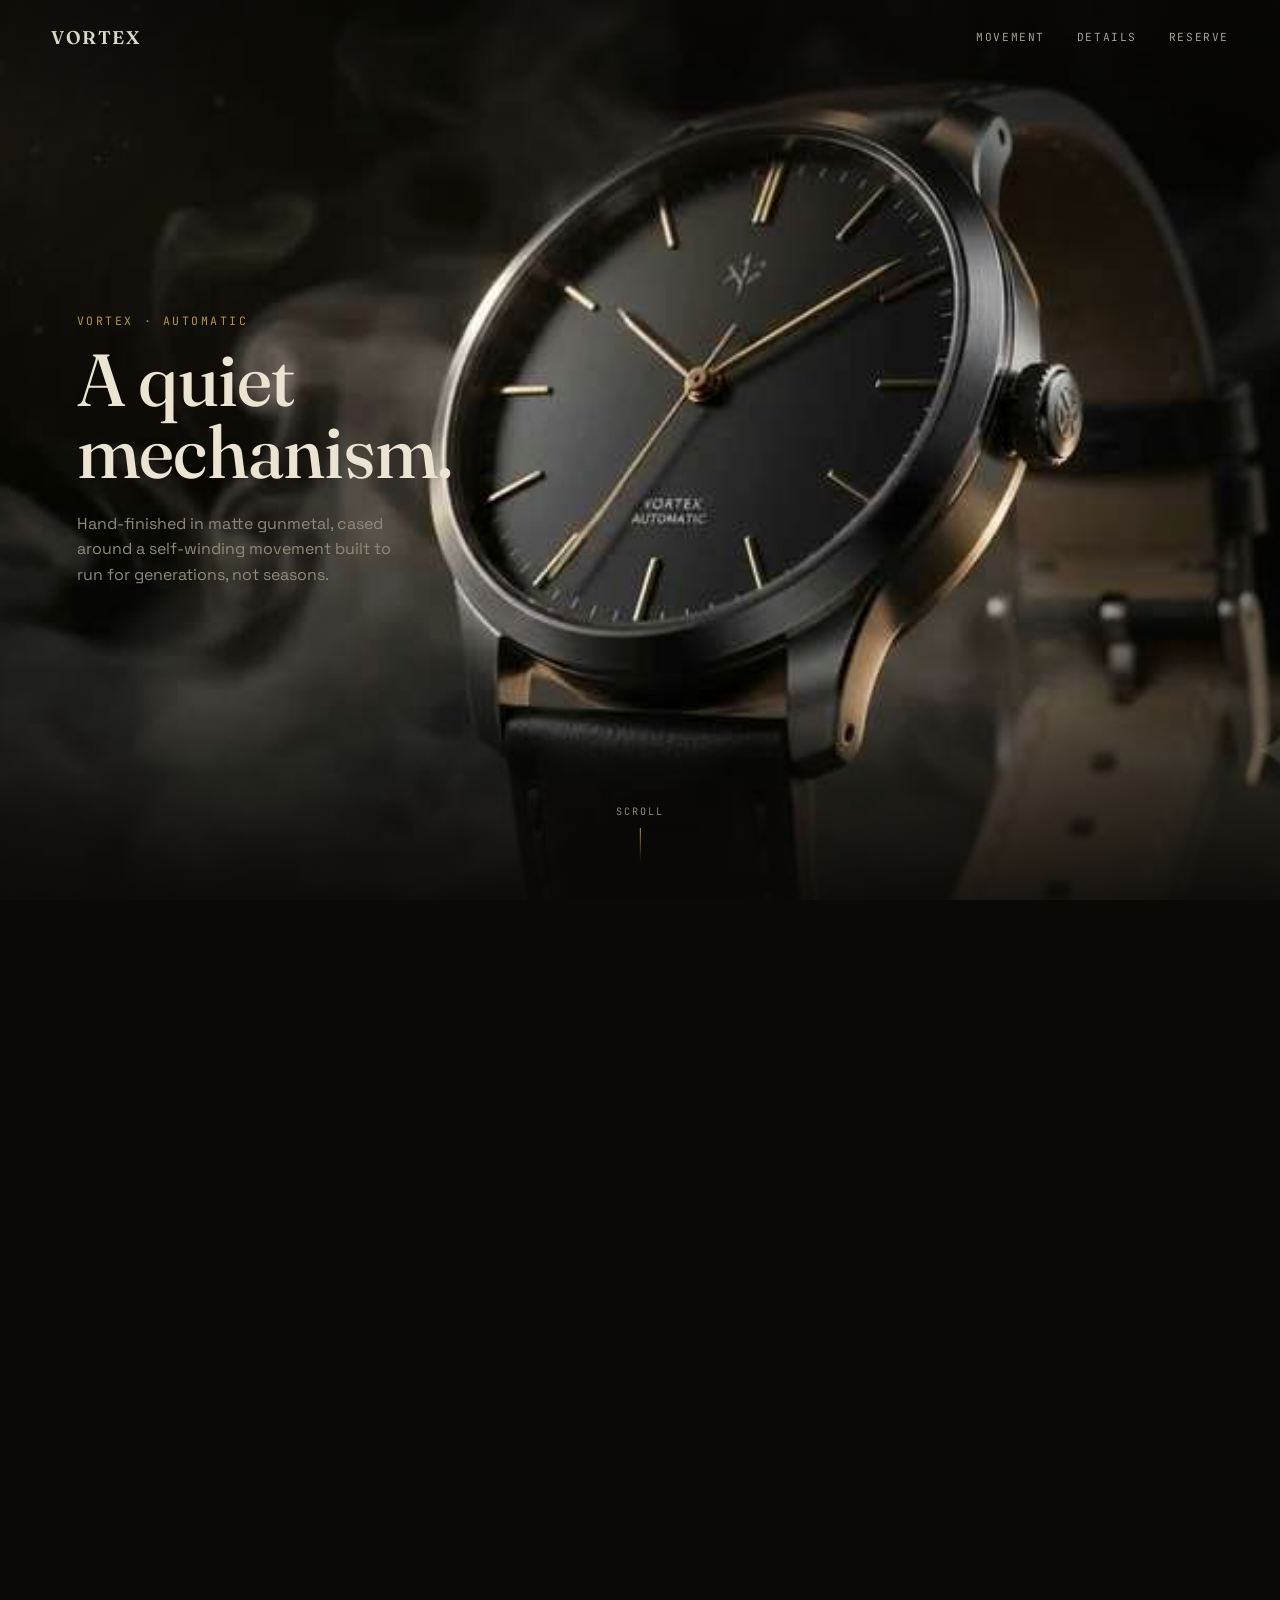
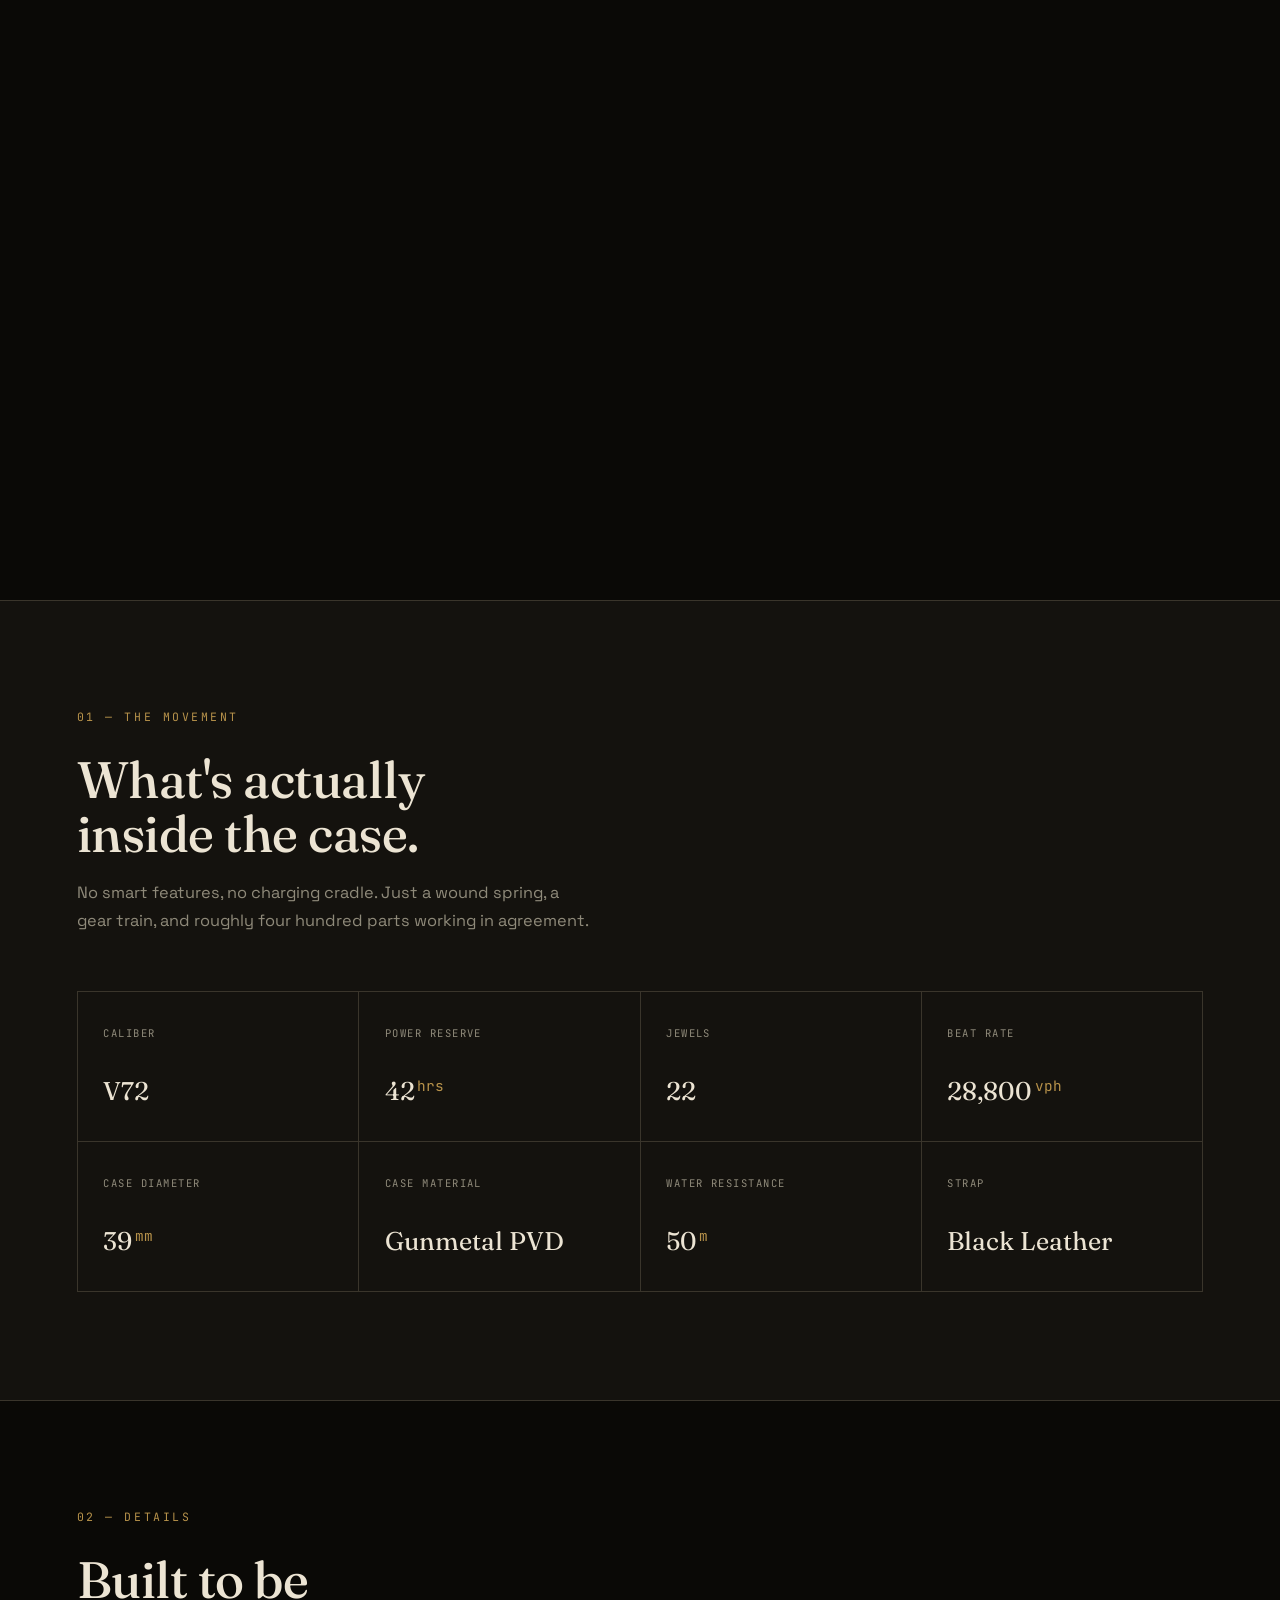
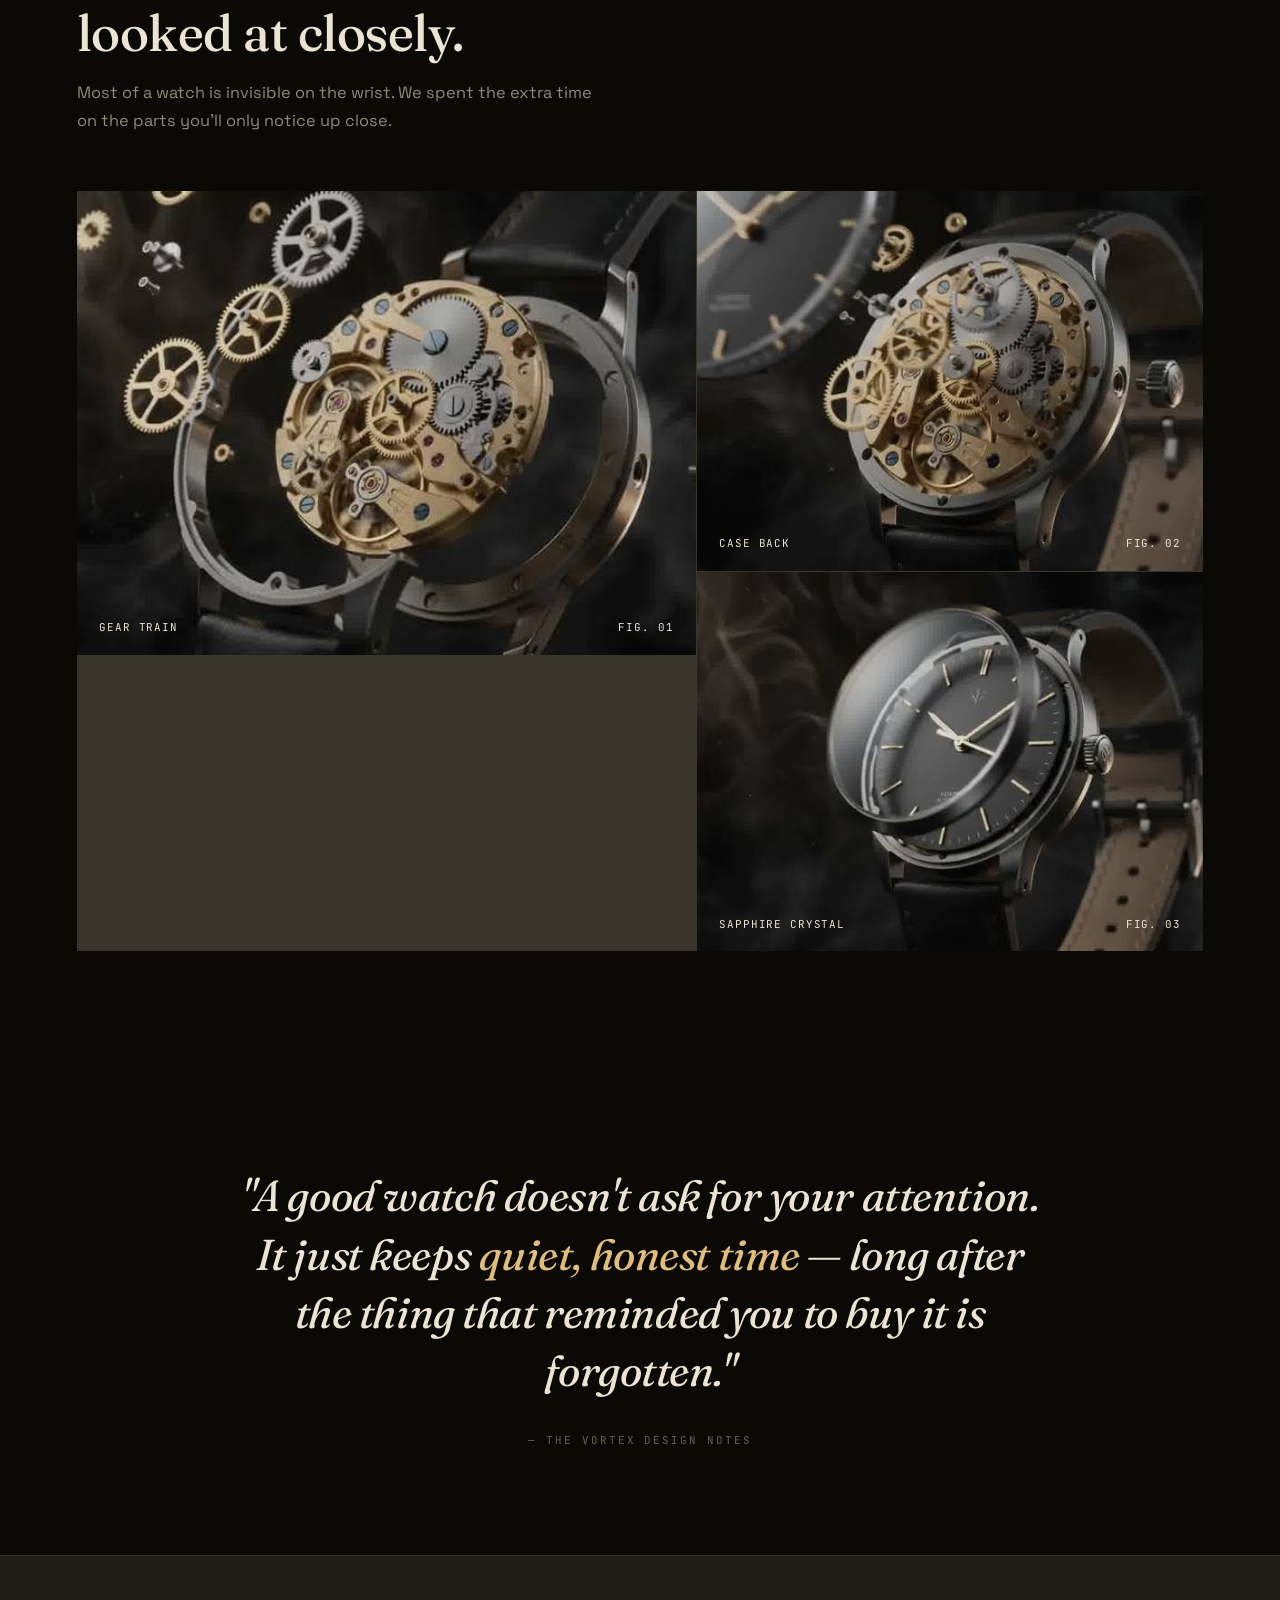
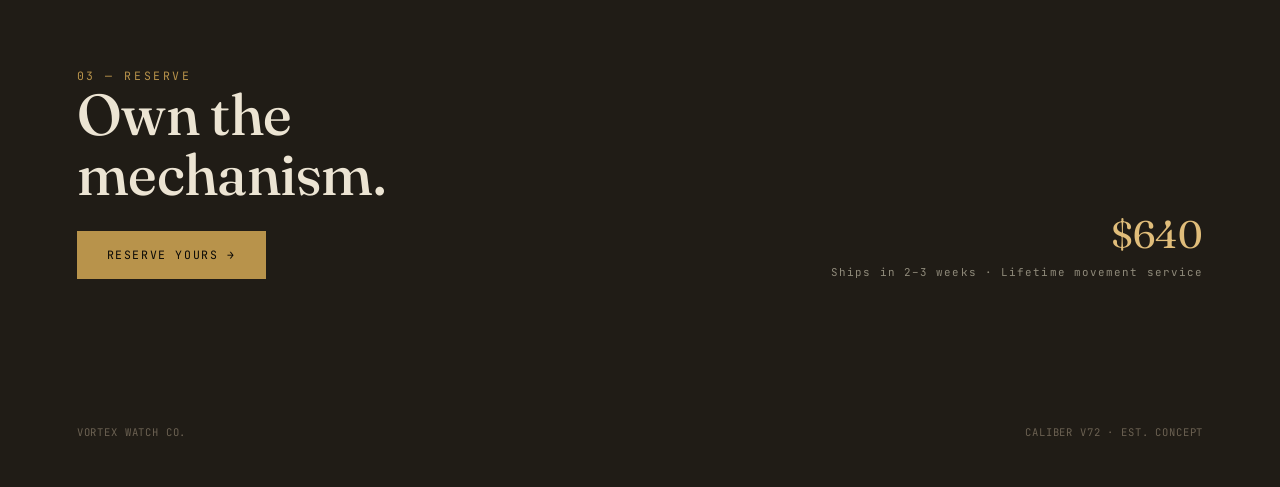
<file: index.html>
<!DOCTYPE html>
<html lang="en">
<head>
<meta charset="UTF-8">
<meta name="viewport" content="width=device-width, initial-scale=1.0">
<title>VORTEX — Automatic</title>
<link rel="preconnect" href="https://fonts.googleapis.com">
<link rel="preconnect" href="https://fonts.gstatic.com" crossorigin>
<link href="https://fonts.googleapis.com/css2?family=Fraunces:ital,opsz,wght@0,9..144,340;0,9..144,480;0,9..144,600;1,9..144,420&family=Space+Grotesk:wght@400;500;600&family=JetBrains+Mono:wght@400;500&display=swap" rel="stylesheet">
<link rel="stylesheet" href="style.css">
</head>
<body>

<nav class="nav">
  <div class="nav-mark">VORTEX</div>
  <ul class="nav-links">
    <li>Movement</li>
    <li>Details</li>
    <li>Reserve</li>
  </ul>
</nav>

<!-- BEZEL SCROLL PROGRESS (signature element) -->
<div class="bezel" id="bezel">
  <svg viewBox="0 0 100 100" id="bezelSvg"></svg>
  <div class="bezel-label" id="bezelLabel">00</div>
</div>

<!-- SCRUB HERO -->
<div class="scrub-track" id="scrubTrack">
  <div class="scrub-stage">
    <canvas id="scrubCanvas"></canvas>
    <div class="scrub-vignette"></div>

    <div class="hero-copy" id="copy1" style="opacity:1;">
      <span class="eyebrow">Vortex · Automatic</span>
      <h1 class="display">A quiet<br>mechanism.</h1>
      <p>Hand-finished in matte gunmetal, cased around a self-winding movement built to run for generations, not seasons.</p>
    </div>

    <div class="hero-copy right" id="copy2" style="opacity:0;">
      <span class="eyebrow">Caliber V72</span>
      <h1 class="display">Every gear,<br>on purpose.</h1>
      <p>Twenty-two jewels. A gold-toned bridge train, visible through the case back — nothing hidden, nothing decorative.</p>
    </div>

    <div class="hero-copy" id="copy3" style="opacity:0;">
      <span class="eyebrow">Sapphire Crystal</span>
      <h1 class="display">Time,<br>uninterrupted.</h1>
      <p>Domed and anti-reflective, so the only thing between you and the dial is a little air.</p>
    </div>

    <div class="hero-copy right" id="copy4" style="opacity:0;">
      <span class="eyebrow">Vortex Automatic</span>
      <h1 class="display display" style="font-style:italic;">Time, blurred<br>into motion.</h1>
      <p>Wind it once. Wear it for the next thirty years.</p>
    </div>

    <div class="scroll-cue" id="scrollCue">
      <span>Scroll</span>
      <div class="line"></div>
    </div>
  </div>
</div>

<!-- MOVEMENT / SPECS -->
<section class="movement">
  <div class="section-head reveal">
    <span class="eyebrow">01 — The Movement</span>
    <h2 class="display">What's actually<br>inside the case.</h2>
    <p class="lede">No smart features, no charging cradle. Just a wound spring, a gear train, and roughly four hundred parts working in agreement.</p>
  </div>

  <div class="spec-grid reveal">
    <div class="spec-cell">
      <span class="k">Caliber</span>
      <span class="v">V72</span>
    </div>
    <div class="spec-cell">
      <span class="k">Power Reserve</span>
      <span class="v">42<span>hrs</span></span>
    </div>
    <div class="spec-cell">
      <span class="k">Jewels</span>
      <span class="v">22</span>
    </div>
    <div class="spec-cell">
      <span class="k">Beat Rate</span>
      <span class="v">28,800<span>vph</span></span>
    </div>
    <div class="spec-cell">
      <span class="k">Case Diameter</span>
      <span class="v">39<span>mm</span></span>
    </div>
    <div class="spec-cell">
      <span class="k">Case Material</span>
      <span class="v">Gunmetal PVD</span>
    </div>
    <div class="spec-cell">
      <span class="k">Water Resistance</span>
      <span class="v">50<span>m</span></span>
    </div>
    <div class="spec-cell">
      <span class="k">Strap</span>
      <span class="v">Black Leather</span>
    </div>
  </div>
</section>

<!-- DETAILS GALLERY -->
<section class="details">
  <div class="section-head reveal">
    <span class="eyebrow">02 — Details</span>
    <h2 class="display">Built to be<br>looked at closely.</h2>
    <p class="lede">Most of a watch is invisible on the wrist. We spent the extra time on the parts you'll only notice up close.</p>
  </div>

  <div class="gallery reveal" id="gallery">
    <div class="gallery-item tall" data-frame="55">
      <img alt="Exploded gear train of the Vortex movement">
      <div class="cap"><span>Gear Train</span><span>Fig. 01</span></div>
    </div>
    <div class="gallery-item" data-frame="40">
      <img alt="Skeleton case back showing gold bridges">
      <div class="cap"><span>Case Back</span><span>Fig. 02</span></div>
    </div>
    <div class="gallery-item" data-frame="70">
      <img alt="Domed sapphire crystal reassembling over the dial">
      <div class="cap"><span>Sapphire Crystal</span><span>Fig. 03</span></div>
    </div>
  </div>
</section>

<!-- MANIFESTO -->
<section class="manifesto-wrap">
  <div class="manifesto reveal">
    <p class="display">"A good watch doesn't ask for your attention. It just keeps <em>quiet, honest time</em> — long after the thing that reminded you to buy it is forgotten."</p>
    <p class="attr">— The Vortex Design Notes</p>
  </div>
</section>

<!-- CTA -->
<section class="cta">
  <div class="cta-inner reveal">
    <div>
      <span class="eyebrow">03 — Reserve</span>
      <h2 class="display">Own the<br>mechanism.</h2>
      <a href="#" class="btn">Reserve yours →</a>
    </div>
    <div class="cta-price">
      <div class="amt">$640</div>
      <div class="sub">Ships in 2–3 weeks · Lifetime movement service</div>
    </div>
  </div>
</section>

<footer>
  <span>Vortex Watch Co.</span>
  <span>Caliber V72 · Est. Concept</span>
</footer>

<script src="frames_data.js"></script>
<script src="script.js"></script>
</body>
</html>
</file>
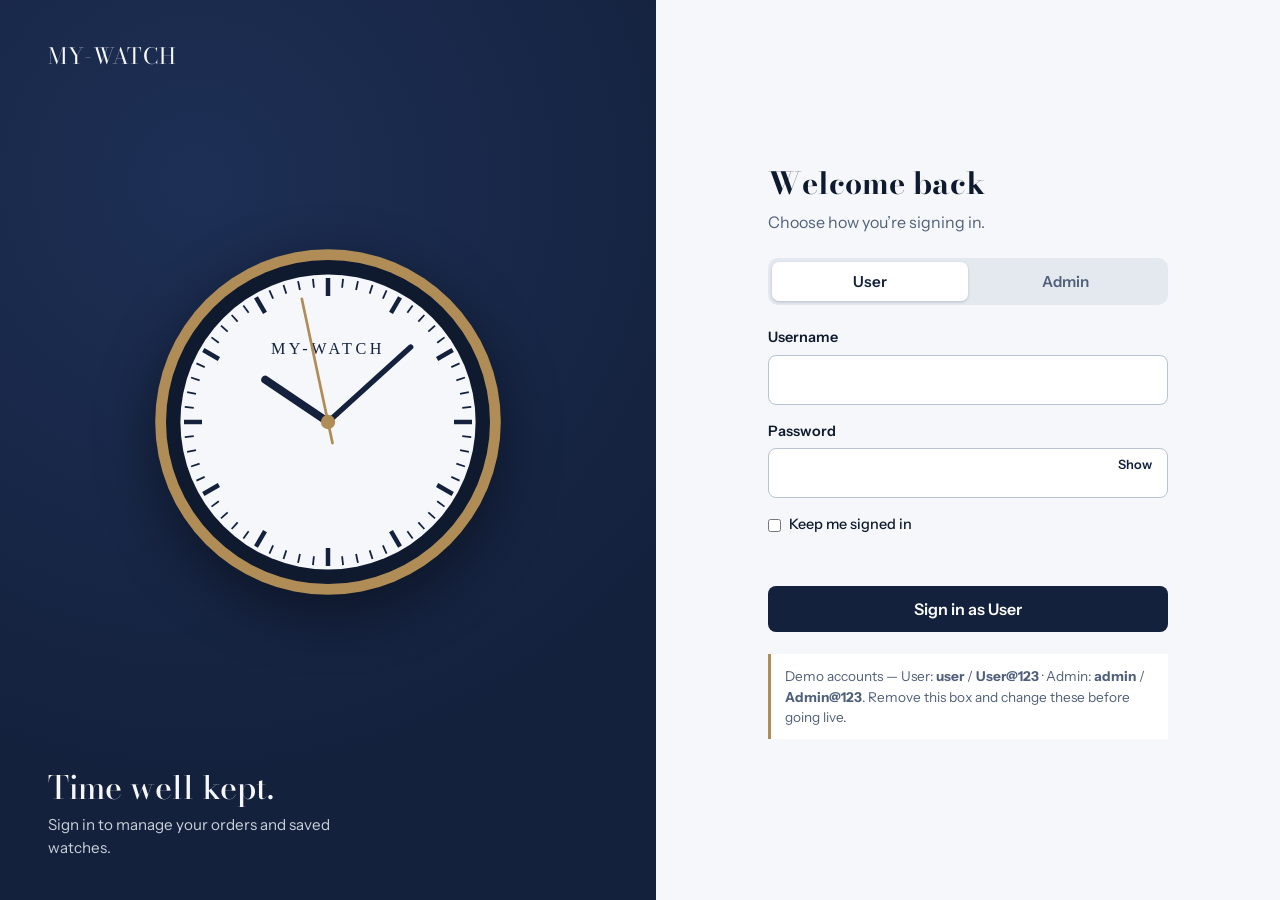
<file: admin.html>
<!DOCTYPE html>
<html lang="en">
<head>
<meta charset="UTF-8">
<meta name="viewport" content="width=device-width, initial-scale=1">
<title>Admin · MY-WATCH</title>
<link rel="preconnect" href="https://fonts.googleapis.com">
<link rel="preconnect" href="https://fonts.gstatic.com" crossorigin>
<link href="https://fonts.googleapis.com/css2?family=Fraunces:opsz,wght@9..144,480;9..144,600&family=Space+Grotesk:wght@400;500;600&family=JetBrains+Mono:wght@400;500&display=swap" rel="stylesheet">
<link rel="stylesheet" href="auth.css">
<!-- Hide the page until the role check passes -->
<style>body{visibility:hidden}</style>
<script src="auth.js"></script>
<script>
  const session = Auth.require('admin');   // redirects to login.html if not an admin
  if (session) document.documentElement.insertAdjacentHTML('beforeend', '<style>body{visibility:visible}</style>');
</script>
</head>
<body>
<header class="bar">
  <div><span class="brand">MY-WATCH</span><span class="tag">Admin</span></div>
  <div class="bar-actions">
    <a class="ghost" href="index.html">View site</a>
    <button class="ghost" type="button" onclick="Auth.logout()">Sign out</button>
  </div>
</header>
<main>
  <span class="eyebrow">Dashboard</span>
  <h2 id="hello">Admin</h2>
  <p class="sub">Manage your MY-WATCH website from here.</p>
  <div class="grid">
    <div class="tile"><b id="count">0</b><span>Registered accounts</span></div>
    <div class="tile"><b>—</b><span>Products (connect your data)</span></div>
    <div class="tile"><b>—</b><span>Open orders (connect your data)</span></div>
  </div>
  <div class="table-wrap">
    <table>
      <thead><tr><th>Username</th><th>Name</th><th>Role</th></tr></thead>
      <tbody id="rows"></tbody>
    </table>
  </div>
</main>
<script>
  if (session) {
    const A = Auth.ACCOUNTS;
    document.getElementById('hello').textContent = 'Welcome, ' + A[session.username].name;
    document.getElementById('count').textContent = Object.keys(A).length;
    document.getElementById('rows').innerHTML = Object.entries(A).map(([u, x]) =>
      `<tr><td>${Auth.esc(u)}</td><td>${Auth.esc(x.name)}</td><td>${Auth.esc(x.role)}</td></tr>`).join('');
  }
</script>
</body>
</html>
</file>
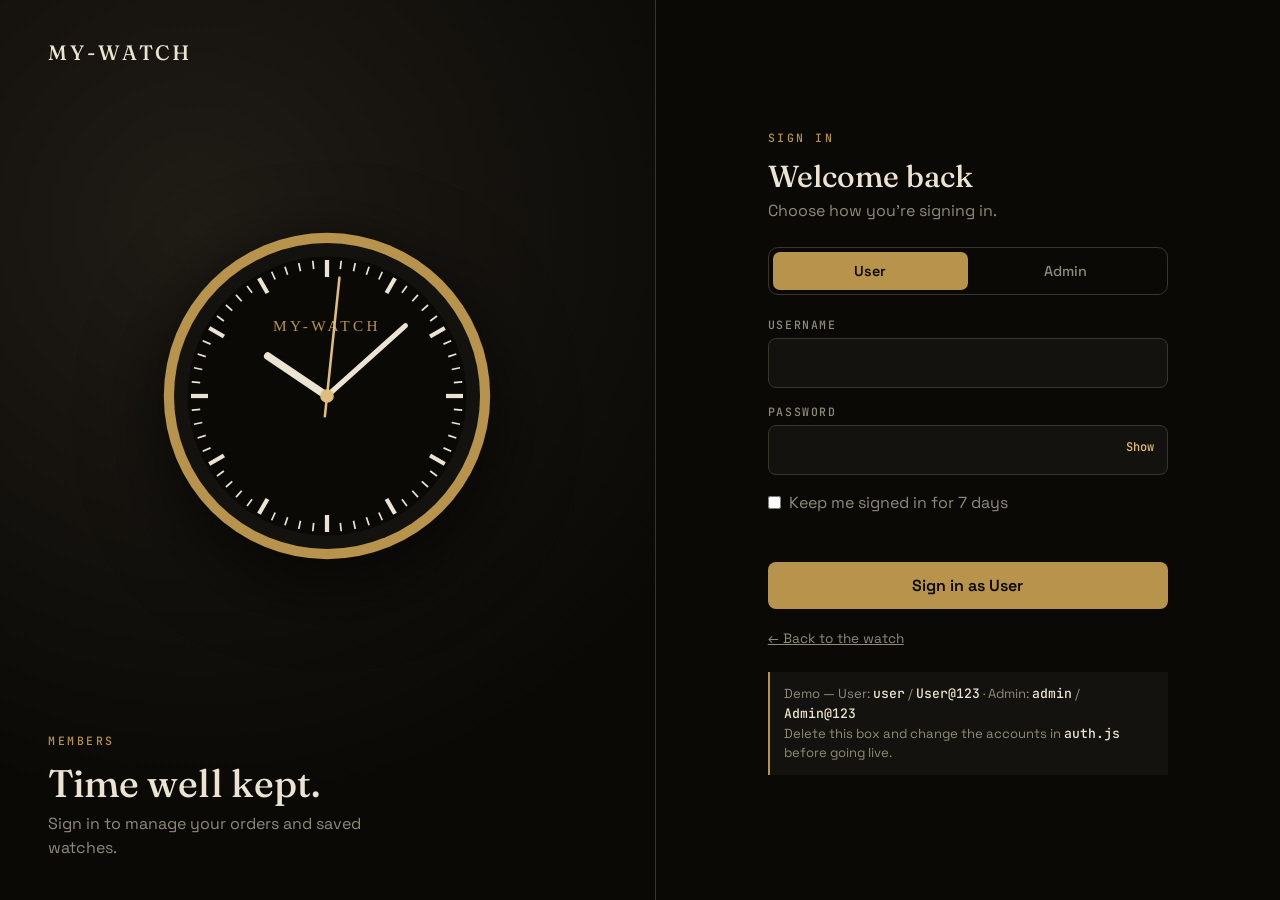
<file: login (1).html>
<!DOCTYPE html>
<html lang="en">
<head>
<meta charset="UTF-8">
<meta name="viewport" content="width=device-width, initial-scale=1">
<title>Sign in · MY-WATCH</title>
<link rel="preconnect" href="https://fonts.googleapis.com">
<link rel="preconnect" href="https://fonts.gstatic.com" crossorigin>
<link href="https://fonts.googleapis.com/css2?family=Fraunces:opsz,wght@9..144,480;9..144,600&family=Space+Grotesk:wght@400;500;600&family=JetBrains+Mono:wght@400;500&display=swap" rel="stylesheet">
<link rel="stylesheet" href="auth.css">
</head>
<body>
<div class="split">
  <section class="stage">
    <div class="brand">MY-WATCH</div>
    <svg class="watch" viewBox="0 0 200 200" aria-hidden="true">
      <circle cx="100" cy="100" r="96" fill="#b8934b"/>
      <circle cx="100" cy="100" r="90" fill="#14120e"/>
      <circle cx="100" cy="100" r="82" fill="#0a0906"/>
      <g id="ticks" stroke="#ece4d3"></g>
      <text x="100" y="62" text-anchor="middle" font-family="Georgia,serif" font-size="9" letter-spacing="2" fill="#b8934b">MY-WATCH</text>
      <line id="hh" x1="100" y1="100" x2="100" y2="58" stroke="#ece4d3" stroke-width="4.5" stroke-linecap="round"/>
      <line id="mh" x1="100" y1="100" x2="100" y2="38" stroke="#ece4d3" stroke-width="3" stroke-linecap="round"/>
      <line id="sh" x1="100" y1="112" x2="100" y2="30" stroke="#e0bd7a" stroke-width="1.5" stroke-linecap="round"/>
      <circle cx="100" cy="100" r="4" fill="#e0bd7a"/>
    </svg>
    <div>
      <span class="eyebrow">Members</span>
      <h1>Time well kept.</h1>
      <p>Sign in to manage your orders and saved watches.</p>
    </div>
  </section>

  <section class="panel">
    <div class="card">
      <span class="eyebrow">Sign in</span>
      <h2>Welcome back</h2>
      <p class="sub">Choose how you’re signing in.</p>

      <div class="roles" role="tablist" aria-label="Account type">
        <button type="button" role="tab" aria-selected="true" data-role="user">User</button>
        <button type="button" role="tab" aria-selected="false" data-role="admin">Admin</button>
      </div>

      <form id="loginForm" novalidate>
        <div class="field">
          <label for="username">Username</label>
          <input type="text" id="username" autocomplete="username" required>
        </div>
        <div class="field">
          <label for="password">Password</label>
          <input type="password" id="password" autocomplete="current-password" required>
          <button type="button" class="peek" id="peek" aria-label="Show password">Show</button>
        </div>
        <label class="row" style="text-transform:none;letter-spacing:0;font:inherit"><input type="checkbox" id="remember"> Keep me signed in for 7 days</label>
        <div class="msg" id="msg" role="alert" aria-live="polite"></div>
        <button class="btn" type="submit" id="submit">Sign in as User</button>
      </form>

      <a class="back" href="index.html">← Back to the watch</a>

      <div class="hint">
        Demo — User: <b>user</b> / <b>User@123</b> · Admin: <b>admin</b> / <b>Admin@123</b><br>
        Delete this box and change the accounts in <b>auth.js</b> before going live.
      </div>
    </div>
  </section>
</div>
<script src="auth.js"></script>
</body>
</html>
</file>
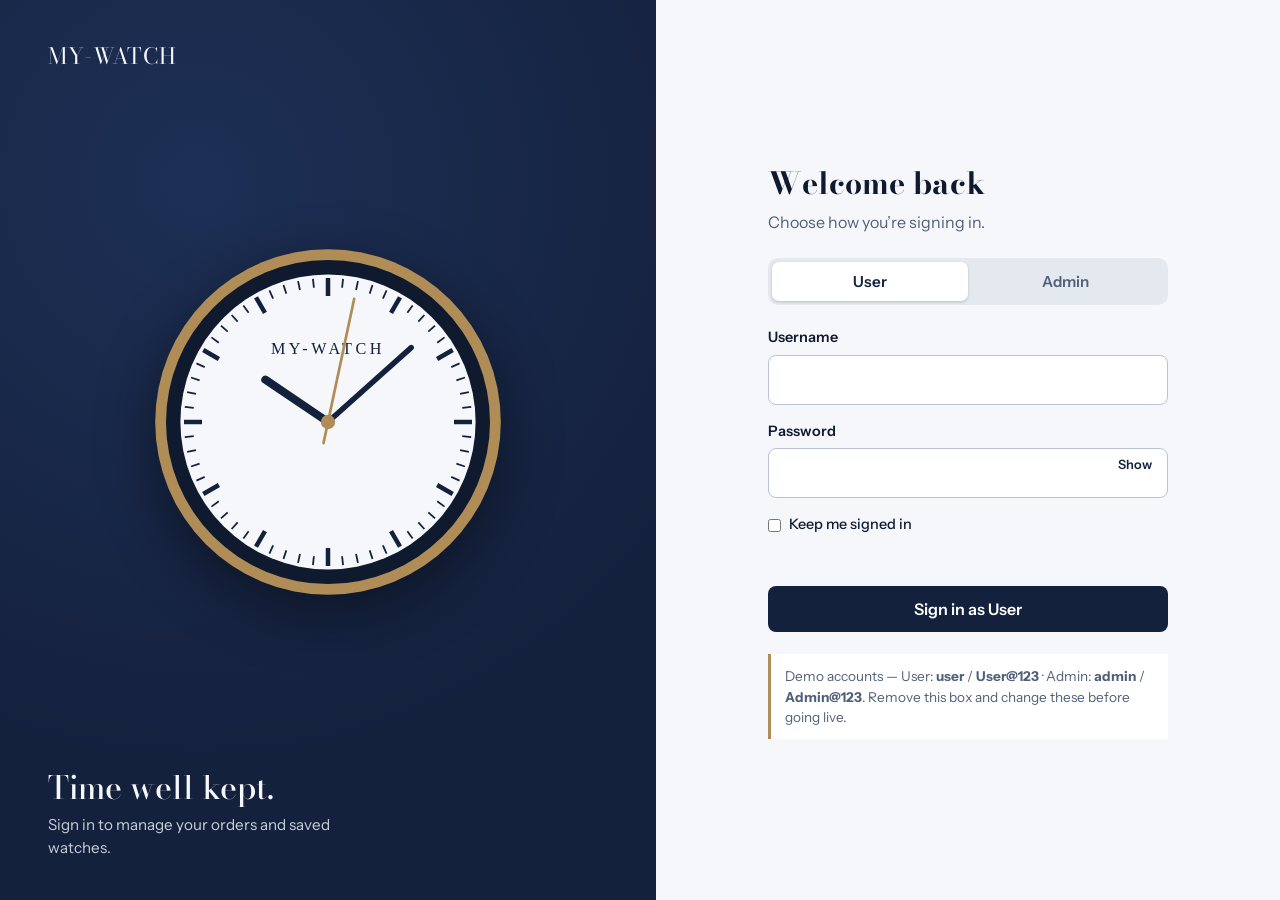
<file: login.html>
<!DOCTYPE html>
<html lang="en">
<head>
<meta charset="UTF-8">
<meta name="viewport" content="width=device-width, initial-scale=1">
<title>Sign in · MY-WATCH</title>
<link rel="preconnect" href="https://fonts.googleapis.com">
<link rel="preconnect" href="https://fonts.gstatic.com" crossorigin>
<link href="https://fonts.googleapis.com/css2?family=Bodoni+Moda:wght@500;700&family=Instrument+Sans:wght@400;500;600&display=swap" rel="stylesheet">
<style>
:root{
  --dial:#14213d; --dial-2:#1d2f55; --silver:#c9d1d9; --paper:#f5f7fa;
  --brass:#b08d57; --ink:#0f1a2e; --error:#b3261e; --ok:#1f7a4d;
  --serif:"Bodoni Moda",Georgia,serif; --sans:"Instrument Sans",system-ui,sans-serif;
}
*{box-sizing:border-box;margin:0}
html,body{height:100%}
body{font-family:var(--sans);color:var(--ink);background:var(--paper);line-height:1.5}
.hidden{display:none!important}

/* ---------- Login layout ---------- */
.split{display:grid;grid-template-columns:1.05fr 1fr;min-height:100%}
.stage{background:radial-gradient(circle at 30% 20%,var(--dial-2),var(--dial) 70%);
  color:var(--paper);display:flex;flex-direction:column;justify-content:space-between;padding:40px 48px}
.brand{font-family:var(--serif);font-size:1.4rem;letter-spacing:.04em}
.watch{align-self:center;width:min(360px,70vw);aspect-ratio:1}
.watch svg{width:100%;height:100%;filter:drop-shadow(0 18px 30px rgba(0,0,0,.45))}
.stage p{max-width:34ch;color:var(--silver);font-size:.95rem}
.stage h1{font-family:var(--serif);font-weight:500;font-size:2rem;line-height:1.15;margin-bottom:8px}

.panel{display:flex;align-items:center;justify-content:center;padding:32px}
.card{width:100%;max-width:400px}
.card h2{font-family:var(--serif);font-size:1.9rem;margin-bottom:4px}
.sub{color:#51607a;margin-bottom:24px}

.roles{display:grid;grid-template-columns:1fr 1fr;background:#e4e9f0;border-radius:10px;padding:4px;margin-bottom:22px}
.roles button{border:0;background:transparent;padding:10px;border-radius:7px;font:600 .95rem var(--sans);color:#51607a;cursor:pointer}
.roles button[aria-selected="true"]{background:#fff;color:var(--dial);box-shadow:0 1px 3px rgba(15,26,46,.2)}

label{display:block;font-weight:600;font-size:.9rem;margin-bottom:6px}
.field{margin-bottom:16px;position:relative}
input[type=text],input[type=password]{width:100%;padding:12px 14px;border:1.5px solid #b9c3d3;border-radius:8px;
  font:inherit;background:#fff;color:var(--ink)}
input:focus-visible,button:focus-visible{outline:3px solid var(--brass);outline-offset:2px}
.peek{position:absolute;right:8px;top:30px;border:0;background:none;color:var(--dial);font:600 .8rem var(--sans);
  padding:6px 8px;cursor:pointer}
.row{display:flex;justify-content:space-between;align-items:center;margin-bottom:18px;font-size:.9rem}
.row label{display:flex;gap:8px;align-items:center;margin:0;font-weight:500}
.btn{width:100%;padding:13px;border:0;border-radius:8px;background:var(--dial);color:#fff;font:600 1rem var(--sans);cursor:pointer}
.btn:hover{background:var(--dial-2)}
.btn:disabled{opacity:.55;cursor:not-allowed}
.msg{min-height:1.4em;margin-bottom:12px;font-size:.9rem;color:var(--error)}
.hint{margin-top:22px;padding:12px 14px;border-left:3px solid var(--brass);background:#fff;font-size:.85rem;color:#51607a}

/* ---------- Dashboard ---------- */
.dash{min-height:100%;display:flex;flex-direction:column}
.bar{background:var(--dial);color:var(--paper);display:flex;justify-content:space-between;align-items:center;padding:16px 32px}
.bar .tag{font-size:.8rem;background:var(--brass);color:#fff;padding:3px 10px;border-radius:999px;margin-left:10px;font-weight:600}
.bar button{background:transparent;border:1.5px solid var(--silver);color:var(--paper);padding:8px 16px;border-radius:8px;font:600 .9rem var(--sans);cursor:pointer}
.bar button:hover{background:rgba(255,255,255,.1)}
main{padding:36px 32px;max-width:960px;width:100%;margin:0 auto}
main h2{font-family:var(--serif);font-size:1.8rem;margin-bottom:6px}
.grid{display:grid;grid-template-columns:repeat(auto-fit,minmax(220px,1fr));gap:16px;margin:24px 0}
.tile{background:#fff;border:1px solid #d5dce8;border-radius:10px;padding:18px}
.tile b{display:block;font-size:1.6rem;font-family:var(--serif)}
.tile span{color:#51607a;font-size:.9rem}
.table-wrap{overflow-x:auto;background:#fff;border:1px solid #d5dce8;border-radius:10px}
table{width:100%;border-collapse:collapse;font-size:.92rem}
th,td{text-align:left;padding:12px 16px;border-bottom:1px solid #e4e9f0}
th{background:#eef2f7}

@media (max-width:820px){
  .split{grid-template-columns:1fr}
  .stage{padding:24px;gap:16px}
  .watch{width:200px}
  .stage p{display:none}
}
@media (prefers-reduced-motion:reduce){*{transition:none!important}}
</style>
</head>
<body>

<!-- ============ LOGIN ============ -->
<div class="split" id="loginView">
  <section class="stage" aria-hidden="false">
    <div class="brand">MY-WATCH</div>
    <div class="watch" aria-hidden="true">
      <svg viewBox="0 0 200 200">
        <circle cx="100" cy="100" r="96" fill="#b08d57"/>
        <circle cx="100" cy="100" r="90" fill="#0f1a2e"/>
        <circle cx="100" cy="100" r="82" fill="#f5f7fa"/>
        <g id="ticks" stroke="#14213d"></g>
        <text x="100" y="62" text-anchor="middle" font-family="Georgia,serif" font-size="9" letter-spacing="2" fill="#14213d">MY-WATCH</text>
        <line id="hh" x1="100" y1="100" x2="100" y2="58" stroke="#14213d" stroke-width="4.5" stroke-linecap="round"/>
        <line id="mh" x1="100" y1="100" x2="100" y2="38" stroke="#14213d" stroke-width="3" stroke-linecap="round"/>
        <line id="sh" x1="100" y1="112" x2="100" y2="30" stroke="#b08d57" stroke-width="1.5" stroke-linecap="round"/>
        <circle cx="100" cy="100" r="4" fill="#b08d57"/>
      </svg>
    </div>
    <div>
      <h1>Time well kept.</h1>
      <p>Sign in to manage your orders and saved watches.</p>
    </div>
  </section>

  <section class="panel">
    <div class="card">
      <h2>Welcome back</h2>
      <p class="sub">Choose how you’re signing in.</p>

      <div class="roles" role="tablist" aria-label="Account type">
        <button type="button" role="tab" id="tabUser" aria-selected="true" data-role="user">User</button>
        <button type="button" role="tab" id="tabAdmin" aria-selected="false" data-role="admin">Admin</button>
      </div>

      <form id="loginForm" novalidate>
        <div class="field">
          <label for="username">Username</label>
          <input type="text" id="username" autocomplete="username" required>
        </div>
        <div class="field">
          <label for="password">Password</label>
          <input type="password" id="password" autocomplete="current-password" required>
          <button type="button" class="peek" id="peek" aria-label="Show password">Show</button>
        </div>
        <div class="row">
          <label><input type="checkbox" id="remember"> Keep me signed in</label>
        </div>
        <div class="msg" id="msg" role="alert" aria-live="polite"></div>
        <button class="btn" type="submit" id="submit">Sign in as User</button>
      </form>

      <div class="hint">
        Demo accounts — User: <b>user</b> / <b>User@123</b> · Admin: <b>admin</b> / <b>Admin@123</b>.
        Remove this box and change these before going live.
      </div>
    </div>
  </section>
</div>

<!-- ============ DASHBOARD ============ -->
<div class="dash hidden" id="dashView">
  <header class="bar">
    <div><strong class="brand">MY-WATCH</strong><span class="tag" id="roleTag"></span></div>
    <button type="button" id="logout">Sign out</button>
  </header>
  <main id="dashMain"></main>
</div>

<script>
(() => {
  'use strict';

  // Accounts. Passwords are stored as SHA-256 hashes of "mywatch:<username>:<password>".
  // To add an account, compute the hash (see README note) and add an entry here.
  const ACCOUNTS = {
    admin: { role:'admin', name:'Administrator', hash:'d16d5494910eca1523ee182c31431fc569fa3780eb1e078d4b2429db14535111' },
    user:  { role:'user',  name:'Watch Fan',     hash:'965bbcb8161c2bf16ee419bf66fd12c4a802118d6b1e11d1a5a511ba26e258c9' }
  };
  const SESSION_KEY = 'mywatch_session';
  const MAX_TRIES = 5, LOCK_MS = 30000;

  const $ = id => document.getElementById(id);
  let role = 'user', tries = 0, lockedUntil = 0;

  // ---- Watch face ----
  const ticks = $('ticks');
  for (let i = 0; i < 60; i++) {
    const major = i % 5 === 0, a = i * 6 * Math.PI / 180;
    const r1 = major ? 70 : 75, r2 = 80;
    const l = document.createElementNS('http://www.w3.org/2000/svg', 'line');
    l.setAttribute('x1', 100 + r1 * Math.sin(a)); l.setAttribute('y1', 100 - r1 * Math.cos(a));
    l.setAttribute('x2', 100 + r2 * Math.sin(a)); l.setAttribute('y2', 100 - r2 * Math.cos(a));
    l.setAttribute('stroke-width', major ? 2.5 : 1);
    ticks.appendChild(l);
  }
  function tick() {
    const d = new Date(), s = d.getSeconds(), m = d.getMinutes() + s / 60, h = (d.getHours() % 12) + m / 60;
    $('sh').setAttribute('transform', `rotate(${s * 6} 100 100)`);
    $('mh').setAttribute('transform', `rotate(${m * 6} 100 100)`);
    $('hh').setAttribute('transform', `rotate(${h * 30} 100 100)`);
  }
  tick(); setInterval(tick, 1000);

  // ---- Helpers ----
  async function sha256(text) {
    const buf = await crypto.subtle.digest('SHA-256', new TextEncoder().encode(text));
    return [...new Uint8Array(buf)].map(b => b.toString(16).padStart(2, '0')).join('');
  }
  function esc(s) { return String(s).replace(/[&<>"']/g, c => ({'&':'&amp;','<':'&lt;','>':'&gt;','"':'&quot;',"'":'&#39;'}[c])); }
  function saveSession(s, persist) {
    try { (persist ? localStorage : sessionStorage).setItem(SESSION_KEY, JSON.stringify(s)); } catch (e) {}
  }
  function loadSession() {
    for (const store of [sessionStorage, localStorage]) {
      try {
        const s = JSON.parse(store.getItem(SESSION_KEY) || 'null');
        if (s && s.exp > Date.now() && ACCOUNTS[s.username]) return s;
      } catch (e) {}
    }
    return null;
  }
  function clearSession() {
    try { sessionStorage.removeItem(SESSION_KEY); localStorage.removeItem(SESSION_KEY); } catch (e) {}
  }

  // ---- Role tabs ----
  document.querySelectorAll('.roles button').forEach(btn => btn.addEventListener('click', () => {
    role = btn.dataset.role;
    document.querySelectorAll('.roles button').forEach(b => b.setAttribute('aria-selected', b === btn));
    $('submit').textContent = 'Sign in as ' + (role === 'admin' ? 'Admin' : 'User');
    $('msg').textContent = '';
  }));

  $('peek').addEventListener('click', () => {
    const p = $('password'), show = p.type === 'password';
    p.type = show ? 'text' : 'password';
    $('peek').textContent = show ? 'Hide' : 'Show';
    $('peek').setAttribute('aria-label', show ? 'Hide password' : 'Show password');
  });

  // ---- Login ----
  $('loginForm').addEventListener('submit', async e => {
    e.preventDefault();
    const msg = $('msg'), btn = $('submit');
    const username = $('username').value.trim().toLowerCase(), password = $('password').value;

    if (Date.now() < lockedUntil) {
      msg.textContent = `Too many attempts. Try again in ${Math.ceil((lockedUntil - Date.now()) / 1000)} seconds.`;
      return;
    }
    if (!username || !password) { msg.textContent = 'Enter your username and password.'; return; }

    btn.disabled = true;
    const account = ACCOUNTS[username];
    const hash = await sha256(`mywatch:${username}:${password}`);
    btn.disabled = false;

    if (!account || account.hash !== hash) {
      tries++;
      if (tries >= MAX_TRIES) { lockedUntil = Date.now() + LOCK_MS; tries = 0; msg.textContent = 'Too many failed attempts. Locked for 30 seconds.'; }
      else msg.textContent = 'Username or password is incorrect.';
      return;
    }
    if (account.role !== role) {
      msg.textContent = account.role === 'admin'
        ? 'This is an admin account. Select the Admin tab to sign in.'
        : 'This account does not have admin access. Select the User tab.';
      return;
    }

    tries = 0; msg.textContent = '';
    const remember = $('remember').checked;
    const session = { username, role: account.role, exp: Date.now() + (remember ? 7 * 864e5 : 2 * 36e5) };
    saveSession(session, remember);
    $('password').value = '';
    showDashboard(session);
  });

  // ---- Dashboard ----
  function showDashboard(s) {
    const a = ACCOUNTS[s.username];
    $('loginView').classList.add('hidden');
    $('dashView').classList.remove('hidden');
    $('roleTag').textContent = s.role === 'admin' ? 'Admin' : 'User';
    document.title = (s.role === 'admin' ? 'Admin' : 'My account') + ' · MY-WATCH';

    if (s.role === 'admin') {
      const rows = Object.entries(ACCOUNTS).map(([u, x]) =>
        `<tr><td>${esc(u)}</td><td>${esc(x.name)}</td><td>${esc(x.role)}</td></tr>`).join('');
      $('dashMain').innerHTML = `
        <h2>Admin dashboard</h2>
        <p class="sub">Signed in as ${esc(a.name)}.</p>
        <div class="grid">
          <div class="tile"><b>${Object.keys(ACCOUNTS).length}</b><span>Registered accounts</span></div>
          <div class="tile"><b>—</b><span>Products (connect your data)</span></div>
          <div class="tile"><b>—</b><span>Open orders (connect your data)</span></div>
        </div>
        <h3 style="margin-bottom:10px">Accounts</h3>
        <div class="table-wrap"><table><thead><tr><th>Username</th><th>Name</th><th>Role</th></tr></thead><tbody>${rows}</tbody></table></div>`;
    } else {
      $('dashMain').innerHTML = `
        <h2>Hello, ${esc(a.name)}</h2>
        <p class="sub">Your account at MY-WATCH.</p>
        <div class="grid">
          <div class="tile"><b>0</b><span>Orders placed</span></div>
          <div class="tile"><b>0</b><span>Saved watches</span></div>
          <div class="tile"><b>User</b><span>Account type</span></div>
        </div>
        <p><a href="https://myhomek71-tech.github.io/MY-WATCH/">Browse the collection</a></p>`;
    }
  }

  $('logout').addEventListener('click', () => {
    clearSession();
    $('dashView').classList.add('hidden');
    $('loginView').classList.remove('hidden');
    document.title = 'Sign in · MY-WATCH';
    $('username').focus();
  });

  // Restore an existing session on load
  const existing = loadSession();
  if (existing) showDashboard(existing);
})();
</script>
</body>
</html>
</file>
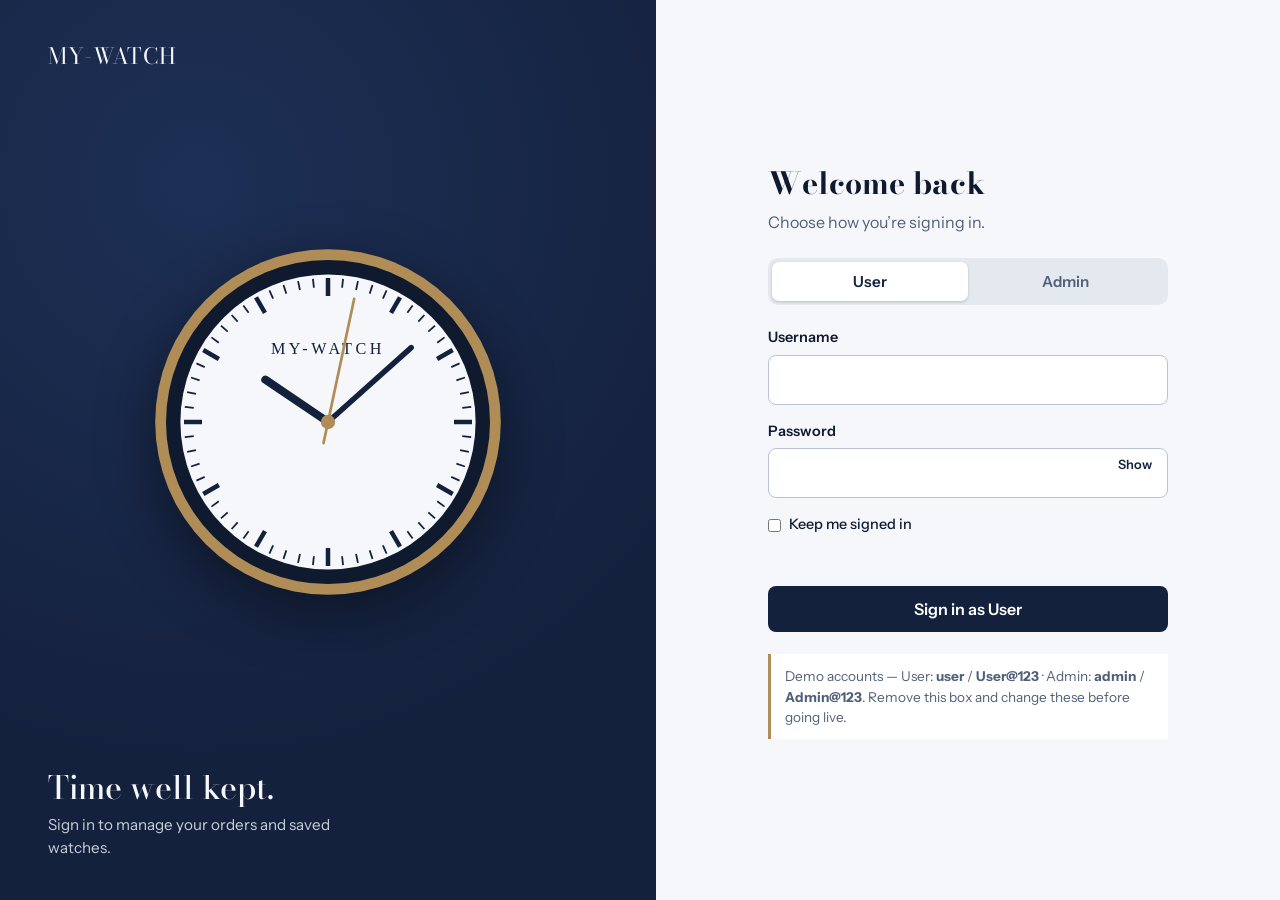
<file: preview (1).html>
<!DOCTYPE html>
<html lang="en">

<head>
    <meta charset="UTF-8">
    <meta name="viewport" content="width=device-width, initial-scale=1.0">

    <title>MY-WATCH | Admin</title>

    <style>
        * {
            box-sizing: border-box;
            margin: 0;
            padding: 0;
            font-family: Arial, sans-serif;
        }

        body {
            background: #0d0d0d;
            color: white;
            min-height: 100vh;
        }

        header {
            padding: 20px 30px;
            background: #151515;
            display: flex;
            justify-content: space-between;
            align-items: center;
            border-bottom: 1px solid #333;
        }

        header h1 {
            color: #ff1744;
        }

        .logout {
            border: none;
            background: #ff1744;
            color: white;
            padding: 10px 18px;
            border-radius: 7px;
            cursor: pointer;
        }

        main {
            padding: 40px;
        }

        .welcome {
            background: #181818;
            padding: 30px;
            border-radius: 15px;
            margin-bottom: 25px;
        }

        .cards {
            display: grid;
            grid-template-columns: repeat(auto-fit, minmax(200px, 1fr));
            gap: 20px;
        }

        .card {
            background: #181818;
            padding: 30px;
            border-radius: 15px;
            border: 1px solid #292929;
        }

        .card h2 {
            color: #ff1744;
            margin-bottom: 10px;
        }
    </style>
</head>

<body>

<header>

    <h1>MY-WATCH ADMIN</h1>

    <button class="logout" onclick="logout()">
        Logout
    </button>

</header>


<main>

    <div class="welcome">
        <h2>Welcome, Admin 👋</h2>
        <p>Manage your MY-WATCH website from here.</p>
    </div>


    <div class="cards">

        <div class="card">
            <h2>🎬 Movies</h2>
            <p>Manage movies and content.</p>
        </div>

        <div class="card">
            <h2>👥 Users</h2>
            <p>Manage website users.</p>
        </div>

        <div class="card">
            <h2>📊 Dashboard</h2>
            <p>View website statistics.</p>
        </div>

        <div class="card">
            <h2>⚙️ Settings</h2>
            <p>Manage website settings.</p>
        </div>

    </div>

</main>


<script>

    // Protect admin page
    const loggedIn =
        localStorage.getItem("mywatchLoggedIn");

    const role =
        localStorage.getItem("mywatchRole");

    if (loggedIn !== "true" || role !== "admin") {

        window.location.href = "login.html";

    }


    // Logout
    function logout() {

        localStorage.removeItem("mywatchLoggedIn");
        localStorage.removeItem("mywatchRole");

        window.location.href = "login.html";

    }

</script>

</body>

</html>
</file>
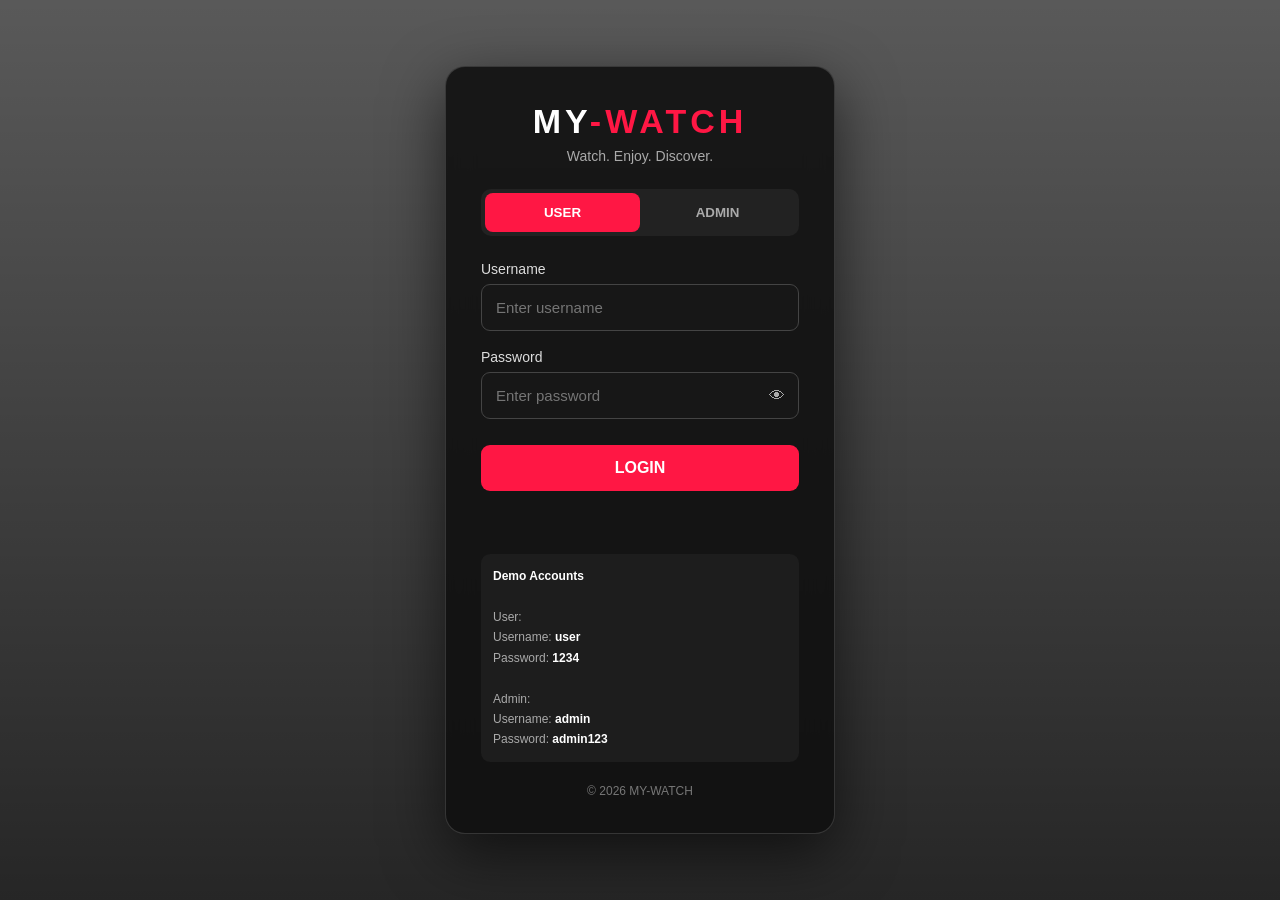
<file: preview.html>
<!DOCTYPE html>
<html lang="en">
<head>
    <meta charset="UTF-8">
    <meta name="viewport" content="width=device-width, initial-scale=1.0">

    <title>MY-WATCH | Login</title>

    <style>
        * {
            margin: 0;
            padding: 0;
            box-sizing: border-box;
            font-family: Arial, Helvetica, sans-serif;
        }

        body {
            min-height: 100vh;
            display: flex;
            align-items: center;
            justify-content: center;
            background:
                linear-gradient(rgba(0,0,0,.65), rgba(0,0,0,.85)),
                url("https://images.unsplash.com/photo-1485846234645-a62644f84728?auto=format&fit=crop&w=2000&q=80");
            background-size: cover;
            background-position: center;
            color: white;
        }

        .login-container {
            width: 390px;
            max-width: 92%;
            padding: 35px;
            background: rgba(15, 15, 15, 0.88);
            border: 1px solid rgba(255,255,255,.15);
            border-radius: 20px;
            box-shadow: 0 20px 60px rgba(0,0,0,.6);
            backdrop-filter: blur(15px);
        }

        .logo {
            text-align: center;
            margin-bottom: 25px;
        }

        .logo h1 {
            font-size: 34px;
            letter-spacing: 4px;
        }

        .logo span {
            color: #ff1744;
        }

        .logo p {
            color: #aaa;
            margin-top: 7px;
            font-size: 14px;
        }

        .tabs {
            display: flex;
            background: #222;
            border-radius: 10px;
            padding: 4px;
            margin-bottom: 25px;
        }

        .tab {
            width: 50%;
            padding: 12px;
            border: none;
            background: transparent;
            color: #aaa;
            cursor: pointer;
            border-radius: 8px;
            font-weight: bold;
            transition: .3s;
        }

        .tab.active {
            background: #ff1744;
            color: white;
        }

        .input-group {
            margin-bottom: 18px;
        }

        .input-group label {
            display: block;
            margin-bottom: 7px;
            font-size: 14px;
            color: #ddd;
        }

        .input-group input {
            width: 100%;
            padding: 14px;
            border-radius: 9px;
            border: 1px solid #444;
            outline: none;
            background: #171717;
            color: white;
            font-size: 15px;
            transition: .3s;
        }

        .input-group input:focus {
            border-color: #ff1744;
            box-shadow: 0 0 10px rgba(255,23,68,.25);
        }

        .password-box {
            position: relative;
        }

        .password-box input {
            padding-right: 50px;
        }

        .show-password {
            position: absolute;
            right: 14px;
            top: 50%;
            transform: translateY(-50%);
            cursor: pointer;
            color: #aaa;
            user-select: none;
        }

        .login-btn {
            width: 100%;
            padding: 14px;
            margin-top: 8px;
            border: none;
            border-radius: 9px;
            background: #ff1744;
            color: white;
            font-size: 16px;
            font-weight: bold;
            cursor: pointer;
            transition: .3s;
        }

        .login-btn:hover {
            background: #e60032;
            transform: translateY(-2px);
            box-shadow: 0 8px 20px rgba(255,23,68,.3);
        }

        .message {
            text-align: center;
            margin-top: 18px;
            min-height: 20px;
            font-size: 14px;
        }

        .error {
            color: #ff5252;
        }

        .success {
            color: #00e676;
        }

        .demo {
            margin-top: 25px;
            padding: 12px;
            background: #1d1d1d;
            border-radius: 9px;
            color: #aaa;
            font-size: 12px;
            line-height: 1.7;
        }

        .demo strong {
            color: white;
        }

        .footer {
            text-align: center;
            margin-top: 22px;
            color: #777;
            font-size: 12px;
        }

        @media(max-width: 450px) {
            .login-container {
                padding: 25px;
            }

            .logo h1 {
                font-size: 28px;
            }
        }
    </style>
</head>

<body>

<div class="login-container">

    <div class="logo">
        <h1>MY<span>-WATCH</span></h1>
        <p>Watch. Enjoy. Discover.</p>
    </div>

    <!-- USER / ADMIN TABS -->
    <div class="tabs">
        <button class="tab active" id="userTab" onclick="selectRole('user')">
            USER
        </button>

        <button class="tab" id="adminTab" onclick="selectRole('admin')">
            ADMIN
        </button>
    </div>

    <form id="loginForm">

        <div class="input-group">
            <label for="username">Username</label>
            <input
                type="text"
                id="username"
                placeholder="Enter username"
                required
                autocomplete="username"
            >
        </div>

        <div class="input-group">
            <label for="password">Password</label>

            <div class="password-box">
                <input
                    type="password"
                    id="password"
                    placeholder="Enter password"
                    required
                    autocomplete="current-password"
                >

                <span
                    class="show-password"
                    onclick="togglePassword()"
                    id="eye"
                >👁</span>
            </div>
        </div>

        <button type="submit" class="login-btn">
            LOGIN
        </button>

        <div class="message" id="message"></div>

    </form>

    <!-- DEMO LOGIN DETAILS -->
    <div class="demo">
        <strong>Demo Accounts</strong><br><br>

        User:<br>
        Username: <strong>user</strong><br>
        Password: <strong>1234</strong>

        <br><br>

        Admin:<br>
        Username: <strong>admin</strong><br>
        Password: <strong>admin123</strong>
    </div>

    <div class="footer">
        © 2026 MY-WATCH
    </div>

</div>


<script>

    // Current selected role
    let selectedRole = "user";


    // Select USER or ADMIN
    function selectRole(role) {

        selectedRole = role;

        const userTab = document.getElementById("userTab");
        const adminTab = document.getElementById("adminTab");

        if (role === "user") {

            userTab.classList.add("active");
            adminTab.classList.remove("active");

        } else {

            adminTab.classList.add("active");
            userTab.classList.remove("active");

        }

        document.getElementById("message").textContent = "";

    }


    // Show / Hide password
    function togglePassword() {

        const password = document.getElementById("password");
        const eye = document.getElementById("eye");

        if (password.type === "password") {

            password.type = "text";
            eye.textContent = "🙈";

        } else {

            password.type = "password";
            eye.textContent = "👁";

        }

    }


    // Login
    document.getElementById("loginForm").addEventListener("submit", function(e) {

        e.preventDefault();

        const username =
            document.getElementById("username").value.trim();

        const password =
            document.getElementById("password").value;

        const message =
            document.getElementById("message");


        // ADMIN LOGIN
        if (
            selectedRole === "admin" &&
            username === "admin" &&
            password === "admin123"
        ) {

            message.textContent = "Admin login successful!";
            message.className = "message success";

            // Save login
            localStorage.setItem("mywatchLoggedIn", "true");
            localStorage.setItem("mywatchRole", "admin");

            setTimeout(() => {

                window.location.href = "admin.html";

            }, 1000);

            return;
        }


        // USER LOGIN
        if (
            selectedRole === "user" &&
            username === "user" &&
            password === "1234"
        ) {

            message.textContent = "User login successful!";
            message.className = "message success";

            // Save login
            localStorage.setItem("mywatchLoggedIn", "true");
            localStorage.setItem("mywatchRole", "user");

            setTimeout(() => {

                window.location.href = "index.html";

            }, 1000);

            return;
        }


        // Wrong login
        message.textContent =
            "Invalid username or password.";

        message.className = "message error";

    });

</script>

</body>
</html>
</file>
<file: style.css>
:root{
  --black: #0a0906;
  --charcoal: #14120e;
  --smoke: #201c16;
  --hairline: #3a352b;
  --brass: #b8934b;
  --brass-bright: #e0bd7a;
  --bone: #ece4d3;
  --bone-dim: #8f8a7a;
  --oxide: #6b6152;
  --wrap: min(92vw, 1240px);
}

*{margin:0;padding:0;box-sizing:border-box;}

html{scroll-behavior:smooth;}

body{
  background:var(--black);
  color:var(--bone);
  font-family:'Space Grotesk', sans-serif;
  overflow-x:hidden;
}

::selection{background:var(--brass); color:var(--black);}

.display{
  font-family:'Fraunces', serif;
  font-weight:480;
  letter-spacing:-0.01em;
}

.eyebrow{
  font-family:'JetBrains Mono', monospace;
  font-size:0.72rem;
  letter-spacing:0.22em;
  text-transform:uppercase;
  color:var(--brass);
}

.mono{
  font-family:'JetBrains Mono', monospace;
}

a{color:inherit;}

/* ---------- NAV ---------- */
.nav{
  position:fixed;
  top:0; left:0; right:0;
  z-index:100;
  display:flex;
  align-items:center;
  justify-content:space-between;
  padding:1.6rem clamp(1.25rem, 4vw, 3.5rem);
  mix-blend-mode:difference;
}
.nav-mark{
  font-family:'Fraunces', serif;
  font-size:1.15rem;
  letter-spacing:0.08em;
  font-weight:600;
}
.nav-links{
  display:flex;
  gap:2rem;
  list-style:none;
  font-family:'JetBrains Mono', monospace;
  font-size:0.7rem;
  letter-spacing:0.14em;
  text-transform:uppercase;
}
.nav-links li{opacity:0.72; transition:opacity .3s;}
.nav-links li:hover{opacity:1;}
@media(max-width:640px){ .nav-links{display:none;} }

/* ---------- HERO / SCRUB SEQUENCE ---------- */
.scrub-track{
  position:relative;
  height:600vh;
}
.scrub-stage{
  position:sticky;
  top:0;
  height:100vh;
  width:100%;
  overflow:hidden;
  background:var(--black);
}
.scrub-stage canvas{
  position:absolute;
  top:0; left:0;
  width:100%;
  height:100%;
  object-fit:cover;
  filter:saturate(1.04) contrast(1.02);
}
.scrub-vignette{
  position:absolute;
  inset:0;
  pointer-events:none;
  background:
    radial-gradient(ellipse at 50% 50%, transparent 40%, rgba(10,9,6,0.55) 100%),
    linear-gradient(to bottom, rgba(10,9,6,0.5) 0%, transparent 16%, transparent 78%, rgba(10,9,6,0.75) 100%);
}

.hero-copy{
  position:absolute;
  left:clamp(1.25rem, 6vw, 5rem);
  top:50%;
  transform:translateY(-50%);
  max-width:min(80vw, 460px);
  z-index:5;
  transition:opacity .25s linear, transform .25s linear;
}
.hero-copy .eyebrow{margin-bottom:1rem; display:block;}
.hero-copy h1{
  font-size:clamp(2.4rem, 6vw, 4.6rem);
  line-height:0.98;
  color:var(--bone);
}
.hero-copy p{
  margin-top:1.4rem;
  font-size:1rem;
  color:var(--bone-dim);
  max-width:34ch;
  line-height:1.6;
}
.hero-copy.right{
  left:auto;
  right:clamp(1.25rem, 6vw, 5rem);
  text-align:right;
  margin-left:auto;
}
.hero-copy.right p{margin-left:auto;}

.scroll-cue{
  position:absolute;
  bottom:2.4rem;
  left:50%;
  transform:translateX(-50%);
  z-index:6;
  display:flex;
  flex-direction:column;
  align-items:center;
  gap:0.6rem;
  font-family:'JetBrains Mono', monospace;
  font-size:0.64rem;
  letter-spacing:0.2em;
  text-transform:uppercase;
  color:var(--bone-dim);
  opacity:1;
  transition:opacity .4s;
}
.scroll-cue .line{
  width:1px; height:34px;
  background:linear-gradient(to bottom, var(--brass), transparent);
  animation:pulse-line 1.8s ease-in-out infinite;
}
@keyframes pulse-line{
  0%,100%{opacity:0.3;}
  50%{opacity:1;}
}

/* ---------- BEZEL PROGRESS RING (signature element) ---------- */
.bezel{
  position:fixed;
  right:clamp(1rem, 3.4vw, 2.8rem);
  top:clamp(5.5rem, 10vh, 8rem);
  z-index:90;
  width:clamp(64px, 8vw, 92px);
  height:clamp(64px, 8vw, 92px);
  opacity:0;
  pointer-events:none;
  transition:opacity .5s ease;
}
.bezel.visible{opacity:1;}
.bezel svg{width:100%; height:100%; overflow:visible;}
.bezel-tick{
  stroke:var(--oxide);
  stroke-width:1.4;
  transition:stroke .15s;
}
.bezel-tick.lit{stroke:var(--brass-bright);}
.bezel-label{
  position:absolute;
  inset:0;
  display:flex;
  align-items:center;
  justify-content:center;
  font-family:'JetBrains Mono', monospace;
  font-size:0.62rem;
  color:var(--brass-bright);
  letter-spacing:0.02em;
}

/* ---------- SECTIONS ---------- */
section{
  position:relative;
  padding:clamp(5rem,12vh,9rem) clamp(1.25rem, 6vw, 5rem);
}

.section-head{
  display:grid;
  grid-template-columns:1fr;
  gap:1.2rem;
  max-width:var(--wrap);
  margin:0 auto 3.5rem;
}
.section-head .eyebrow{margin-bottom:0.6rem;}
.section-head h2{
  font-size:clamp(2rem, 4.2vw, 3.2rem);
  line-height:1.05;
  max-width:16ch;
}
.section-head .lede{
  color:var(--bone-dim);
  max-width:52ch;
  line-height:1.7;
  font-size:1.02rem;
}

/* ----- Movement / specs (instrument panel) ----- */
.movement{
  background:var(--charcoal);
  border-top:1px solid var(--hairline);
  border-bottom:1px solid var(--hairline);
}
.spec-grid{
  max-width:var(--wrap);
  margin:0 auto;
  display:grid;
  grid-template-columns:repeat(4, 1fr);
  border-top:1px solid var(--hairline);
  border-left:1px solid var(--hairline);
}
.spec-cell{
  border-right:1px solid var(--hairline);
  border-bottom:1px solid var(--hairline);
  padding:2.1rem 1.6rem;
  display:flex;
  flex-direction:column;
  gap:0.9rem;
  min-height:150px;
  justify-content:space-between;
}
.spec-cell .k{
  font-family:'JetBrains Mono', monospace;
  font-size:0.66rem;
  letter-spacing:0.14em;
  text-transform:uppercase;
  color:var(--bone-dim);
}
.spec-cell .v{
  font-family:'Fraunces', serif;
  font-size:clamp(1.3rem, 2vw, 1.8rem);
  color:var(--bone);
}
.spec-cell .v span{
  font-family:'JetBrains Mono', monospace;
  font-size:0.9rem;
  color:var(--brass);
  vertical-align:super;
  margin-left:0.15em;
}
@media(max-width:900px){
  .spec-grid{grid-template-columns:repeat(2, 1fr);}
}
@media(max-width:520px){
  .spec-grid{grid-template-columns:1fr;}
}

/* ----- Details gallery ----- */
.gallery{
  max-width:var(--wrap);
  margin:0 auto;
  display:grid;
  grid-template-columns:1.1fr 0.9fr;
  gap:1px;
  background:var(--hairline);
}
.gallery-item{
  position:relative;
  background:var(--charcoal);
  overflow:hidden;
  aspect-ratio:4/3;
}
.gallery-item img{
  width:100%; height:100%;
  object-fit:cover;
  display:block;
  transform:scale(1.02);
  transition:transform 1.4s cubic-bezier(.2,.7,.2,1), filter 1.4s;
  filter:grayscale(0.15) brightness(0.9);
}
.gallery-item:hover img{transform:scale(1.09); filter:grayscale(0) brightness(1);}
.gallery-item .cap{
  position:absolute;
  left:1.4rem; bottom:1.3rem;
  right:1.4rem;
  display:flex;
  justify-content:space-between;
  align-items:flex-end;
  font-family:'JetBrains Mono', monospace;
  font-size:0.68rem;
  letter-spacing:0.08em;
  color:var(--bone);
  text-transform:uppercase;
}
.gallery-item .cap::before{
  content:'';
  position:absolute;
  inset:-1.4rem -1.4rem -1.3rem;
  background:linear-gradient(to top, rgba(10,9,6,0.85), transparent 70%);
  z-index:-1;
}
.gallery-item.tall{grid-row: span 2;}

@media(max-width:760px){
  .gallery{grid-template-columns:1fr;}
  .gallery-item.tall{grid-row:auto;}
}

/* ----- Manifesto / pull quote ----- */
.manifesto{
  max-width:820px;
  margin:0 auto;
  text-align:center;
}
.manifesto .display{
  font-size:clamp(1.7rem, 3.6vw, 2.7rem);
  line-height:1.35;
  font-style:italic;
  font-weight:420;
  color:var(--bone);
}
.manifesto .display em{
  color:var(--brass-bright);
  font-style:italic;
}
.manifesto .attr{
  margin-top:2rem;
  font-family:'JetBrains Mono', monospace;
  font-size:0.68rem;
  letter-spacing:0.18em;
  text-transform:uppercase;
  color:var(--oxide);
}

/* ----- CTA / order ----- */
.cta{
  background:var(--smoke);
  border-top:1px solid var(--hairline);
}
.cta-inner{
  max-width:var(--wrap);
  margin:0 auto;
  display:grid;
  grid-template-columns:1.3fr 1fr;
  gap:3rem;
  align-items:end;
}
.cta h2{
  font-size:clamp(2.1rem, 5vw, 3.6rem);
  line-height:1.05;
}
.cta-price{
  text-align:right;
}
.cta-price .amt{
  font-family:'Fraunces', serif;
  font-size:clamp(2rem, 3vw, 2.6rem);
  color:var(--brass-bright);
}
.cta-price .sub{
  font-family:'JetBrains Mono', monospace;
  font-size:0.68rem;
  color:var(--bone-dim);
  letter-spacing:0.1em;
  margin-top:0.4rem;
}
.btn{
  display:inline-flex;
  align-items:center;
  gap:0.7rem;
  margin-top:1.6rem;
  padding:0.95rem 1.8rem;
  background:var(--brass);
  color:var(--black);
  font-family:'JetBrains Mono', monospace;
  font-size:0.72rem;
  letter-spacing:0.14em;
  text-transform:uppercase;
  text-decoration:none;
  border:1px solid var(--brass);
  transition:background .25s, color .25s;
  cursor:pointer;
}
.btn:hover{background:transparent; color:var(--brass-bright);}
.btn:focus-visible, a:focus-visible, button:focus-visible{
  outline:2px solid var(--brass-bright);
  outline-offset:3px;
}
@media(max-width:760px){
  .cta-inner{grid-template-columns:1fr; text-align:left;}
  .cta-price{text-align:left;}
}

footer{
  padding:2.4rem clamp(1.25rem, 6vw, 5rem) 3rem;
  display:flex;
  justify-content:space-between;
  flex-wrap:wrap;
  gap:1rem;
  font-family:'JetBrains Mono', monospace;
  font-size:0.66rem;
  letter-spacing:0.08em;
  color:var(--oxide);
  text-transform:uppercase;
  background:var(--smoke);
}

.reveal{
  opacity:0;
  transform:translateY(28px);
  transition:opacity .9s cubic-bezier(.2,.7,.2,1), transform .9s cubic-bezier(.2,.7,.2,1);
}
.reveal.in{
  opacity:1;
  transform:translateY(0);
}

@media (prefers-reduced-motion: reduce){
  html{scroll-behavior:auto;}
  .reveal{opacity:1; transform:none; transition:none;}
  .scroll-cue .line{animation:none;}
  .gallery-item img{transition:none;}
}
</file>
<file: auth.css>
:root{
  --black:#0a0906; --charcoal:#14120e; --smoke:#201c16; --hairline:#3a352b;
  --brass:#b8934b; --brass-bright:#e0bd7a; --bone:#ece4d3; --bone-dim:#8f8a7a;
  --error:#e5736a; --ok:#7fc29b;
  --serif:'Fraunces',Georgia,serif; --sans:'Space Grotesk',system-ui,sans-serif; --mono:'JetBrains Mono',monospace;
}
*{margin:0;padding:0;box-sizing:border-box}
html,body{min-height:100%}
body{background:var(--black);color:var(--bone);font-family:var(--sans);line-height:1.5}
::selection{background:var(--brass);color:var(--black)}
.hidden{display:none!important}
.eyebrow{font:500 .72rem var(--mono);letter-spacing:.22em;text-transform:uppercase;color:var(--brass)}
:focus-visible{outline:2px solid var(--brass-bright);outline-offset:3px}

/* ---------- Login ---------- */
.split{display:grid;grid-template-columns:1.05fr 1fr;min-height:100vh}
.stage{background:radial-gradient(circle at 30% 25%,var(--smoke),var(--black) 72%);border-right:1px solid var(--hairline);
  display:flex;flex-direction:column;justify-content:space-between;padding:40px 48px}
.brand{font:480 1.3rem var(--serif);letter-spacing:.14em}
.watch{align-self:center;width:min(340px,68vw);aspect-ratio:1;filter:drop-shadow(0 20px 40px rgba(0,0,0,.7))}
.stage h1{font:480 clamp(1.8rem,3vw,2.6rem)/1.1 var(--serif);margin:10px 0 8px}
.stage p{color:var(--bone-dim);max-width:36ch}

.panel{display:flex;align-items:center;justify-content:center;padding:32px}
.card{width:100%;max-width:400px}
.card h2{font:480 1.9rem var(--serif);margin:8px 0 4px}
.sub{color:var(--bone-dim);margin-bottom:24px}

.roles{display:grid;grid-template-columns:1fr 1fr;border:1px solid var(--hairline);border-radius:10px;padding:4px;margin-bottom:22px}
.roles button{border:0;background:none;color:var(--bone-dim);padding:10px;border-radius:7px;font:500 .9rem var(--sans);cursor:pointer;transition:.2s}
.roles button[aria-selected="true"]{background:var(--brass);color:var(--black);font-weight:600}

.field{position:relative;margin-bottom:16px}
label{display:block;font:500 .72rem var(--mono);letter-spacing:.14em;text-transform:uppercase;color:var(--bone-dim);margin-bottom:6px}
input[type=text],input[type=password]{width:100%;padding:12px 14px;background:var(--charcoal);color:var(--bone);
  border:1px solid var(--hairline);border-radius:8px;font:inherit}
input:focus{border-color:var(--brass);outline:none}
.peek{position:absolute;right:6px;top:27px;border:0;background:none;color:var(--brass-bright);font:500 .75rem var(--mono);padding:8px;cursor:pointer}
.row{display:flex;align-items:center;gap:8px;margin-bottom:16px;font-size:.9rem;color:var(--bone-dim)}
.row input{accent-color:var(--brass)}
.msg{min-height:1.5em;margin-bottom:10px;font-size:.9rem;color:var(--error)}
.msg.ok{color:var(--ok)}
.btn{width:100%;padding:13px;border:0;border-radius:8px;background:var(--brass);color:var(--black);font:600 1rem var(--sans);cursor:pointer;transition:.2s}
.btn:hover{background:var(--brass-bright)}
.btn:disabled{opacity:.5;cursor:not-allowed}
.back{display:inline-block;margin-top:20px;color:var(--bone-dim);font-size:.85rem}
.hint{margin-top:22px;padding:12px 14px;border-left:2px solid var(--brass);background:var(--charcoal);font-size:.82rem;color:var(--bone-dim)}
.hint b{color:var(--bone);font-family:var(--mono);font-weight:500}

/* ---------- Dashboard ---------- */
.bar{display:flex;justify-content:space-between;align-items:center;padding:16px clamp(20px,4vw,48px);border-bottom:1px solid var(--hairline)}
.tag{font:500 .68rem var(--mono);letter-spacing:.14em;text-transform:uppercase;background:var(--brass);color:var(--black);padding:3px 10px;border-radius:999px;margin-left:12px}
.bar-actions{display:flex;gap:10px}
.ghost{background:none;border:1px solid var(--hairline);color:var(--bone);padding:8px 16px;border-radius:8px;font:500 .9rem var(--sans);cursor:pointer;text-decoration:none}
.ghost:hover{border-color:var(--brass);color:var(--brass-bright)}
main{max-width:1000px;margin:0 auto;padding:40px clamp(20px,4vw,48px)}
main h2{font:480 2rem var(--serif);margin:8px 0 4px}
.grid{display:grid;grid-template-columns:repeat(auto-fit,minmax(210px,1fr));gap:14px;margin:24px 0 32px}
.tile{background:var(--charcoal);border:1px solid var(--hairline);border-radius:10px;padding:20px}
.tile b{display:block;font:480 1.8rem var(--serif);color:var(--brass-bright)}
.tile span{color:var(--bone-dim);font-size:.9rem}
.table-wrap{overflow-x:auto;background:var(--charcoal);border:1px solid var(--hairline);border-radius:10px}
table{width:100%;border-collapse:collapse;font-size:.92rem}
th,td{text-align:left;padding:12px 16px;border-bottom:1px solid var(--hairline)}
th{font:500 .7rem var(--mono);letter-spacing:.14em;text-transform:uppercase;color:var(--brass)}
tr:last-child td{border-bottom:0}

@media (max-width:820px){
  .split{grid-template-columns:1fr}
  .stage{padding:24px;border-right:0;border-bottom:1px solid var(--hairline);gap:12px}
  .watch{width:170px}.stage p{display:none}
}
@media (prefers-reduced-motion:reduce){*{transition:none!important}}
</file>
